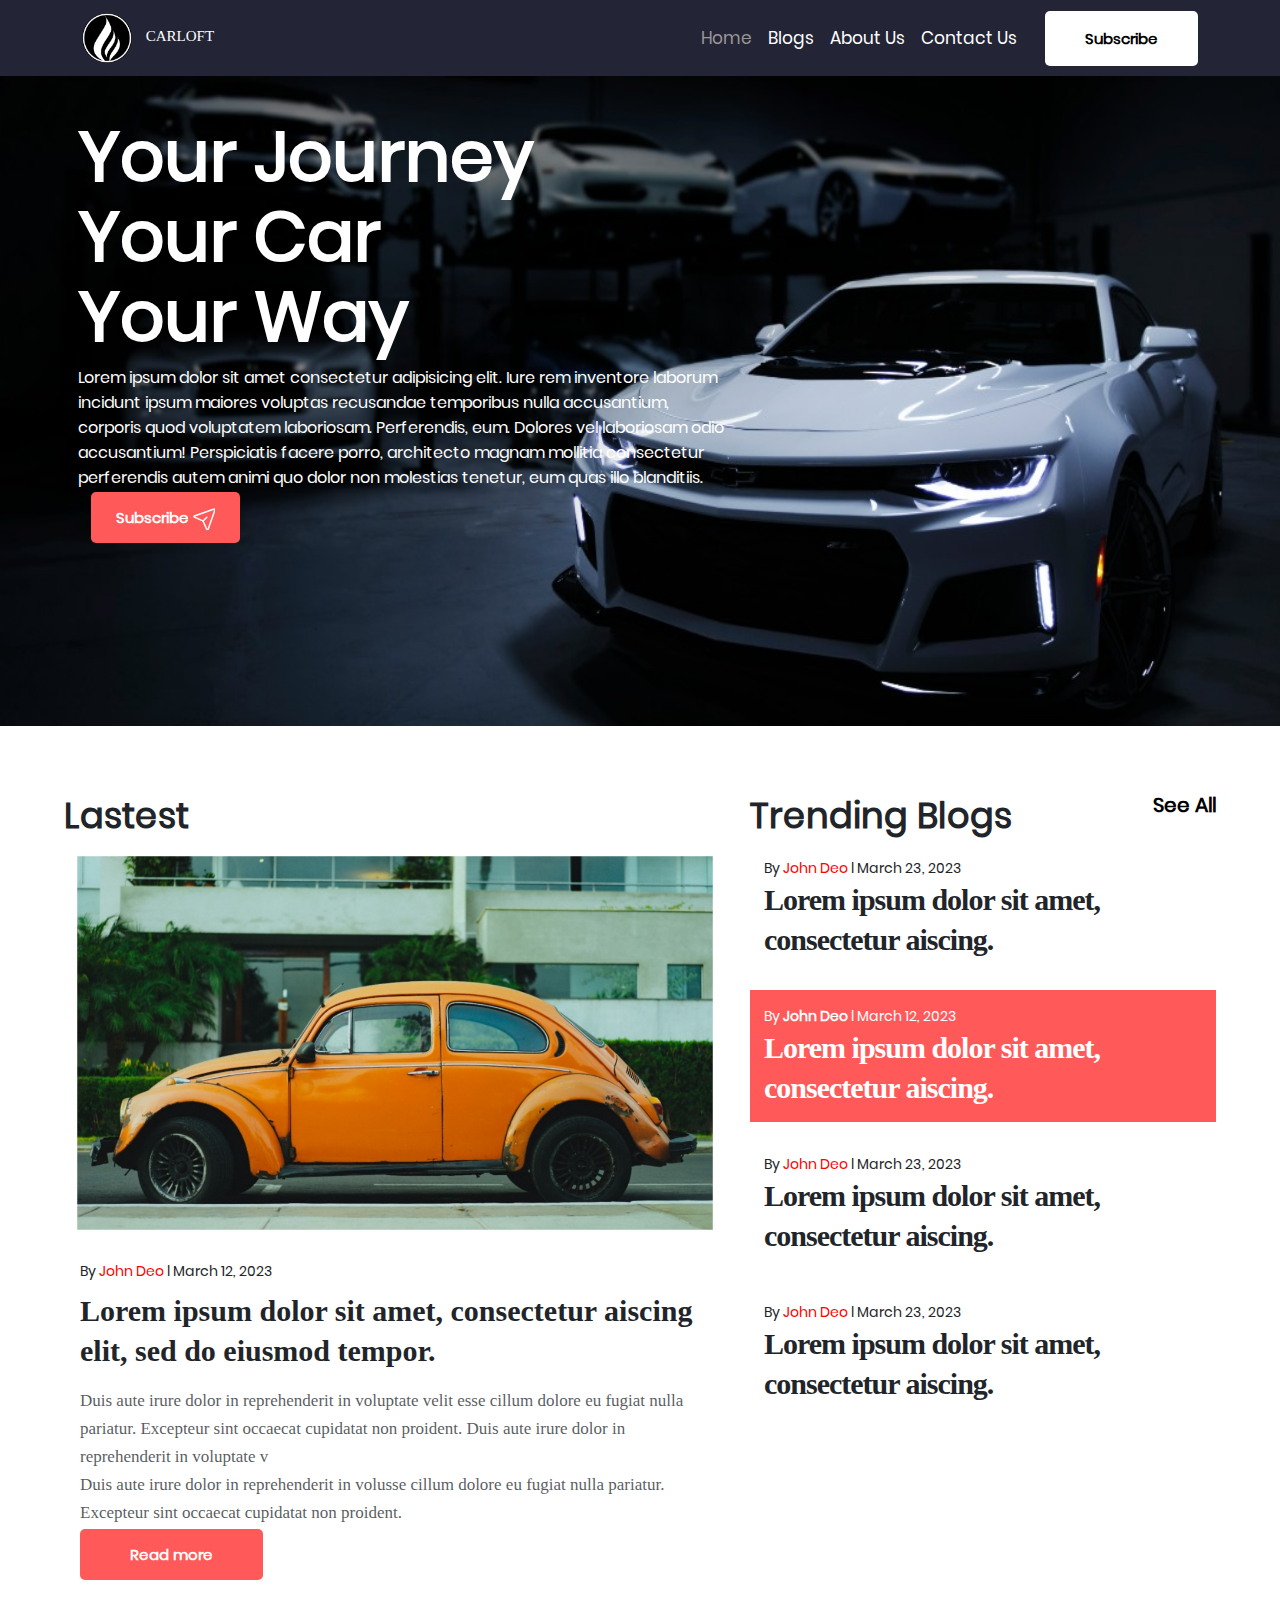
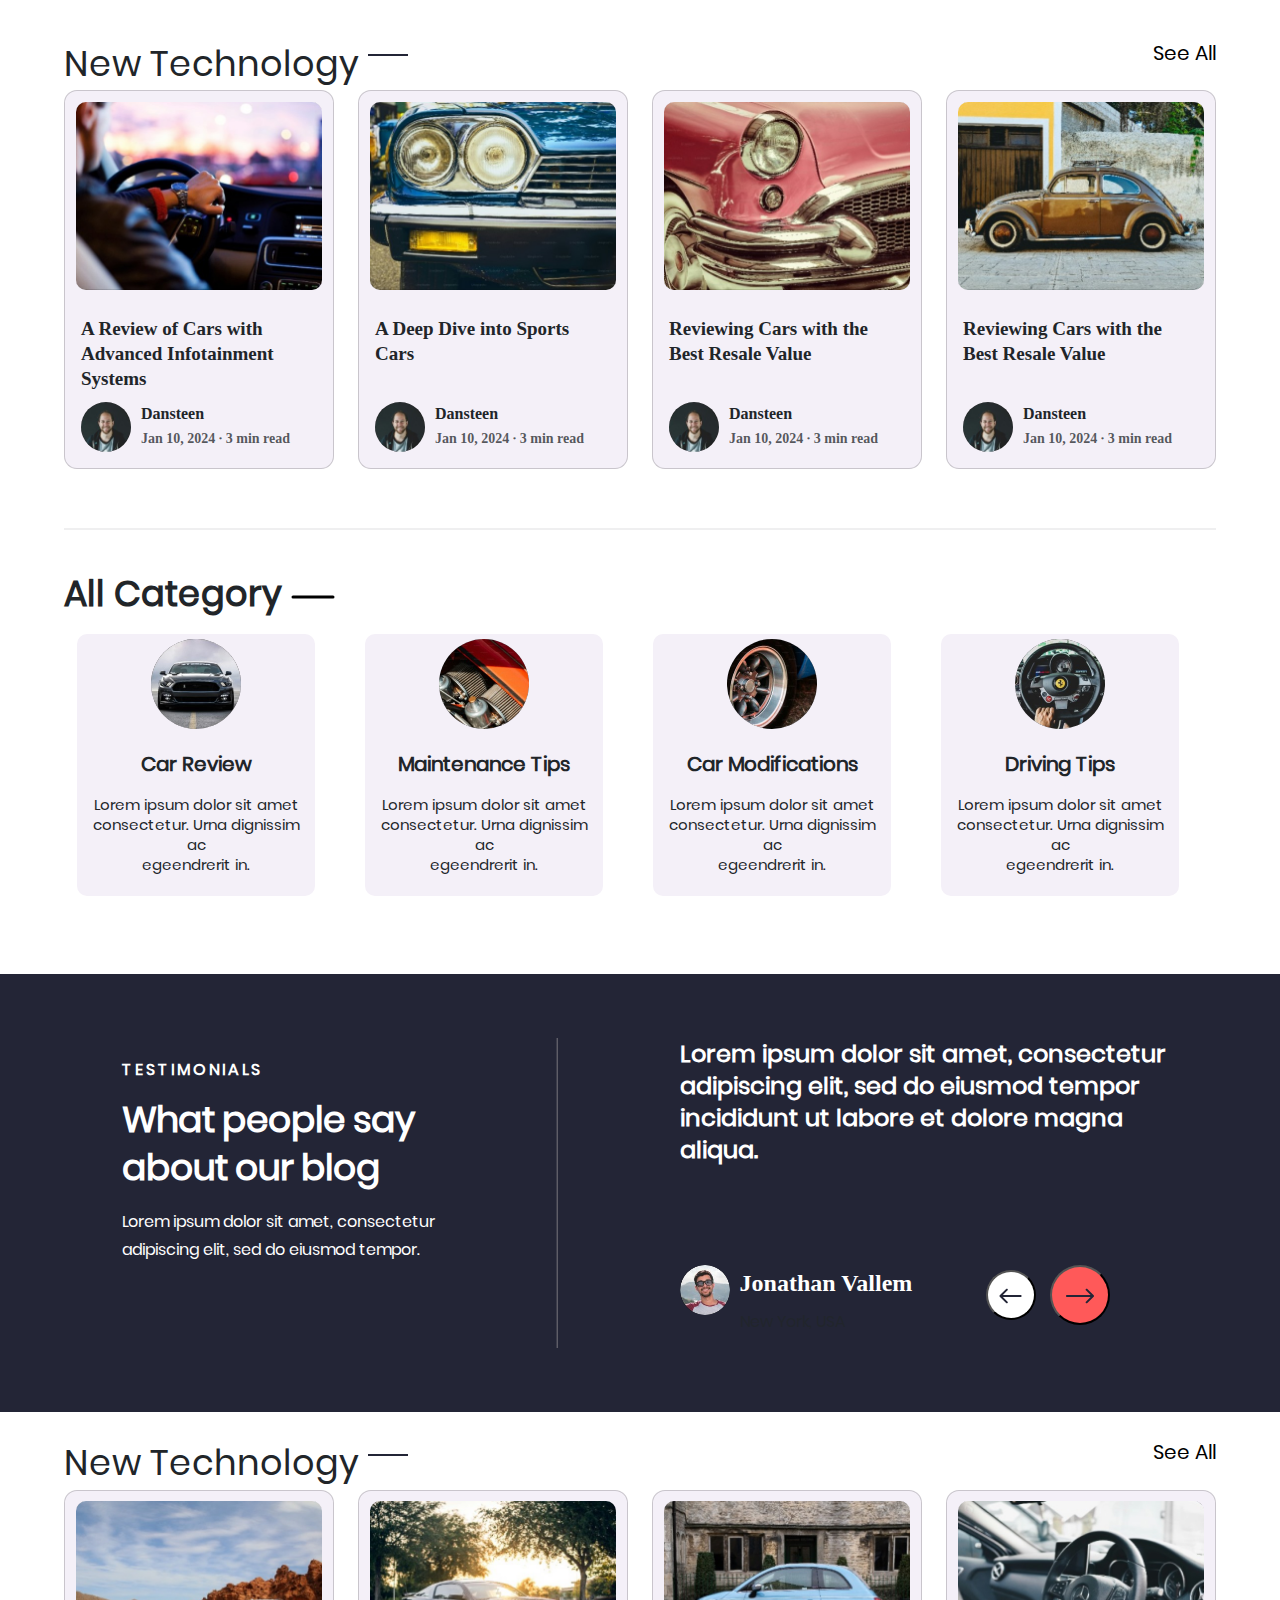
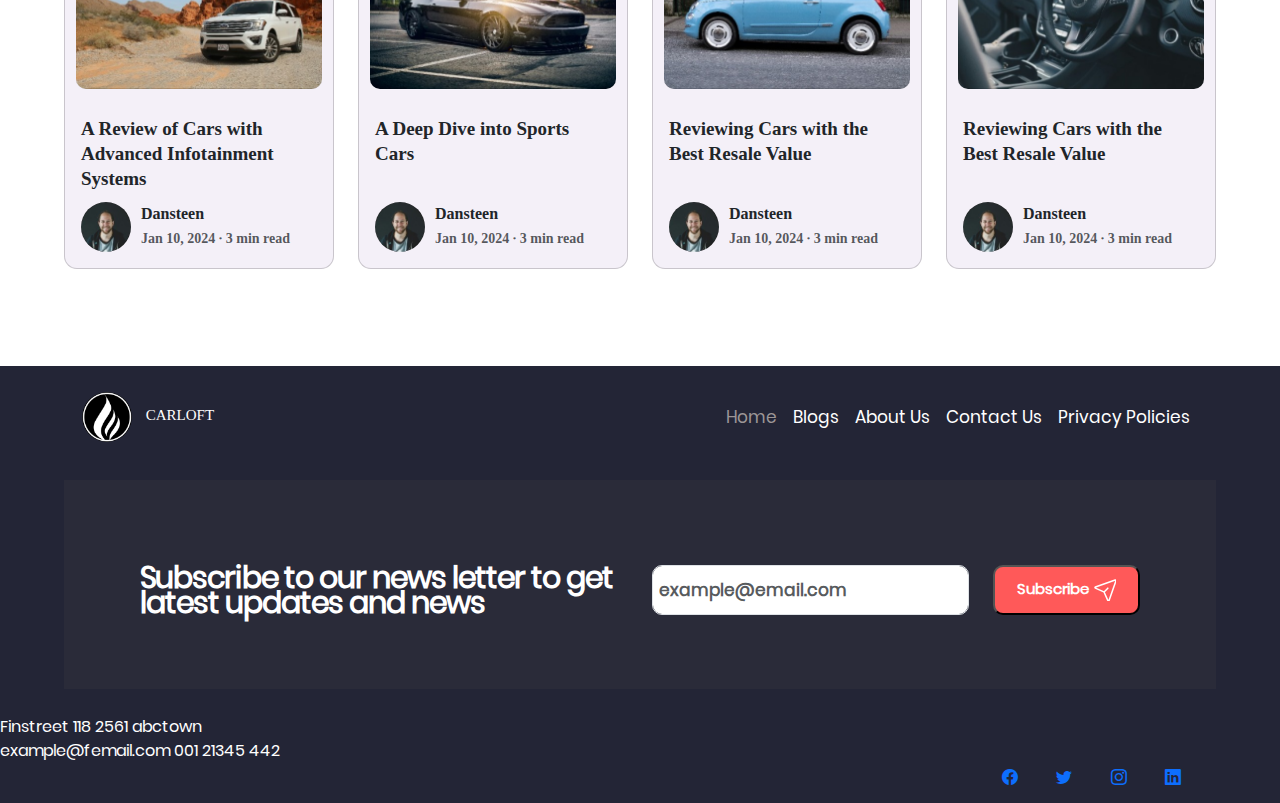
<file: index.html>
<!DOCTYPE html>
<html lang="en">
  <head>
    <meta charset="UTF-8" />
    <meta name="viewport" content="width=device-width, initial-scale=1.0" />
    <title>Car blog</title>
    <link
      href="https://cdn.jsdelivr.net/npm/bootstrap@5.3.3/dist/css/bootstrap.min.css"
      rel="stylesheet"
      integrity="sha384-QWTKZyjpPEjISv5WaRU9OFeRpok6YctnYmDr5pNlyT2bRjXh0JMhjY6hW+ALEwIH"
      crossorigin="anonymous"
    />
    <link
      rel="stylesheet"
      href="https://cdn.jsdelivr.net/npm/bootstrap-icons@1.11.3/font/bootstrap-icons.min.css"
    />
    <link rel="stylesheet" href="Css/style.css" />
  </head>
  <body>
    <!-- header -->

    <section class="navigation">
      <nav class="navbar navbar-expand-md navbar-light header">
        <div class="container">
          <a
            class="navbar-brand logo-name"
            style="color: white"
            href="index.html"
            ><img
              src="img/car logo.webp"
              alt="logo"
              class="img-responsive img-circle logo"
            />
            CARLOFT</a
          >

          <button
            class="navbar-toggler"
            data-bs-toggle="collapse"
            data-bs-target="#navbarCollapse"
            style="background-color: #484b66"
            href=""
          >
            <span class="navbar-toggler-icon"></span>
          </button>

          <div
            class="collapse navbar-collapse justify-content-end"
            id="navbarCollapse"
          >
            <ul class="navbar-nav">
              <li class="nav-item">
                <a
                  href="index.html"
                  class="nav-link active"
                  style="color: rgb(156, 150, 150)"
                  >Home</a
                >
              </li>
              <li class="nav-item">
                <a href="Blog.html" class="nav-link" style="color: white"
                  >Blogs</a
                >
              </li>
              <li class="nav-item">
                <a href="#" class="nav-link" style="color: white">About Us</a>
              </li>
              <li class="nav-item">
                <a href="#" class="nav-link" style="color: white">Contact Us</a>
              </li>
            </ul>
            <div>
              <a class="subscribe-btn" type="submit" href="#subscribe"
                >Subscribe</a
              >
            </div>
          </div>
        </div>
      </nav>
    </section>

    <!-- The first showcase -->
    <div class="card text-white" style="border: 0px">
      <img
        src="img/car bg index1.jpg"
        alt="first-image"
        class="img-responsive car-img"
      />
      <div class="card-img-overlay">
        <p class="card-title car-title display-1" style="font-weight: 700">
          Your Journey <br />Your Car <br />Your Way
        </p>
        <p class="car-text fs-6">
          Lorem ipsum dolor sit amet consectetur adipisicing elit. Iure rem
          inventore laborum incidunt ipsum maiores voluptas recusandae
          temporibus nulla accusantium, corporis quod voluptatem laboriosam.
          Perferendis, eum. Dolores vel laboriosam odio accusantium!
          Perspiciatis facere porro, architecto magnam mollitia consectetur
          perferendis autem animi quo dolor non molestias tenetur, eum quas illo
          blanditiis.
        </p>
        <a class="sub-btn bttn" href="#subscribe">
          Subscribe
          <svg
            width="22"
            height="22"
            viewBox="0 0 22 22"
            fill="none"
            xmlns="http://www.w3.org/2000/svg"
          >
            <path
              d="M13.8357 9.16798L10.335 12.6687M21.1732 1.03586C21.2839 0.997649 21.4031 0.991361 21.5173 1.01771C21.6314 1.04407 21.7358 1.102 21.8186 1.18488C21.9013 1.26777 21.9591 1.37227 21.9853 1.48644C22.0115 1.60061 22.005 1.71985 21.9666 1.83052L15.0539 21.5861C15.0126 21.7042 14.9367 21.8072 14.8361 21.8816C14.7355 21.956 14.6149 21.9985 14.4898 22.0035C14.3648 22.0086 14.2412 21.9759 14.1349 21.9098C14.0287 21.8437 13.9448 21.7472 13.894 21.6328L10.1378 13.1821C10.075 13.0413 9.9624 12.9286 9.82156 12.8659L1.37087 9.10847C1.25686 9.05757 1.16073 8.97364 1.09491 8.86754C1.02908 8.76145 0.996579 8.63805 1.0016 8.51329C1.00663 8.38853 1.04895 8.26815 1.1231 8.16769C1.19724 8.06723 1.29981 7.99131 1.41755 7.94974L21.1732 1.03586Z"
              stroke="white"
              stroke-width="1.5"
              stroke-linecap="round"
              stroke-linejoin="round"
            />
          </svg>
        </a>
      </div>
    </div>

    <!-- second showcase -->
    <div id="blog">
      <div class="row">
        <div class="card mb-3 col-xs-12 col-lg-7" style="border: none">
          <div class="lastest-title">Lastest</div>
          <img
            src="img/lastest.jpg"
            class="card-img-top sec-image"
            alt="lastest-image"
          />
          <div class="card-body">
            <p class="card-title" style="max-width: 200px">
              <small>
                <span style="font-weight: 500">By</span>
                <span style="color: red">John Deo</span> l March 12, 2023
              </small>
            </p>
            <p class="card-text blog-card-title">
              Lorem ipsum dolor sit amet, consectetur aiscing elit, sed do
              eiusmod tempor.
            </p>
            <p class="card-text">
              <small class="text-muted blog-card-text"
                >Duis aute irure dolor in reprehenderit in voluptate velit esse
                cillum dolore eu fugiat nulla pariatur. Excepteur sint occaecat
                cupidatat non proident. Duis aute irure dolor in reprehenderit
                in voluptate v <br />Duis aute irure dolor in reprehenderit in
                volusse cillum dolore eu fugiat nulla pariatur. Excepteur sint
                occaecat cupidatat non proident.</small
              >
            </p>
            <a class="blog-btn bttn" href="blog.html">Read more</a>
          </div>
        </div>
        <div class="col-lg-5 col-xs-12 trending">
          <div class="blog-trending-title">
            Trending Blogs
            <p class="fs-5 see-all">
              <a
                href="All-Post.html"
                style="text-decoration: none; color: black"
                >See All</a
              >
            </p>
          </div>
          <div class="trending-blog">
            <div class="mb-3 trending-blog-body hover-link">
              <div class="card-body">
                <p class="card-title">
                  <small>
                    <span style="font-weight: 500">By</span>
                    <span style="color: red">John Deo</span> l March 23, 2023
                  </small>
                </p>
                <p
                  class="card-text blog-card-title"
                  style="font-size: 30px; letter-spacing: -1px"
                >
                  Lorem ipsum dolor sit amet, consectetur aiscing.
                </p>
              </div>
            </div>
            <div class="mb-3 trending-blog-body hover-link-active">
              <div class="card-body">
                <p class="card-title">
                  <small>
                    <span style="font-weight: 500">By</span>
                    <span style="font-weight: 700">John Deo</span> l March 12,
                    2023
                  </small>
                </p>
                <p
                  class="card-text blog-card-title"
                  style="font-size: 30px; letter-spacing: -1px"
                >
                  Lorem ipsum dolor sit amet, consectetur aiscing.
                </p>
              </div>
            </div>
            <div class="mb-3 trending-blog-body hover-link">
              <div class="card-body">
                <p class="card-title">
                  <small>
                    <span style="font-weight: 500">By</span>
                    <span style="color: red">John Deo</span> l March 23, 2023
                  </small>
                </p>
                <p
                  class="card-text blog-card-title"
                  style="font-size: 30px; letter-spacing: -1px"
                >
                  Lorem ipsum dolor sit amet, consectetur aiscing.
                </p>
              </div>
            </div>
            <div class="mb-3 trending-blog-body hover-link">
              <div class="card-body">
                <p class="card-title">
                  <small>
                    <span style="font-weight: 500">By</span>
                    <span style="color: red">John Deo</span> l March 23, 2023
                  </small>
                </p>
                <p
                  class="card-text blog-card-title"
                  style="font-size: 30px; letter-spacing: -1px"
                >
                  Lorem ipsum dolor sit amet, consectetur aiscing.
                </p>
              </div>
            </div>
          </div>
        </div>
      </div>
    </div>

    <!-- third showcase -->

    <div class="third-blog">
      <div class="third-blog-title blog-trending-title">
        New Technology
        <sup
          ><svg
            width="40"
            height="2"
            viewBox="0 0 40 2"
            fill="none"
            xmlns="http://www.w3.org/2000/svg"
          >
            <line y1="1" x2="40" y2="1" stroke="#232536" stroke-width="2" />
          </svg>
        </sup>
        <p class="fs-5 see-all">
          <a href="All-Post.html" style="text-decoration: none; color: black"
            >See All</a
          >
        </p>
      </div>
      <div class="row">
        <div class="col-lg-3 col-sm-6">
          <div class="card new-tech">
            <div class="tech-img-container">
              <img
                src="img/first-blog-image.jpg"
                class="card-img-top tech-img"
                alt="..."
              />
            </div>
            <div class="card-body">
              <p class="tech-review">
                A Review of Cars with Advanced Infotainment Systems
              </p>
              <img src="img/profile-image.jpg" class="profile-img" alt="" />
              <p class="profile-name">
                Dansteen <br />
                <small class="text-muted">Jan 10, 2024 ∙ 3 min read</small>
              </p>
            </div>
          </div>
        </div>
        <div class="col-lg-3 col-sm-6">
          <div class="card new-tech">
            <div class="tech-img-container">
              <img
                src="img/second-blog-image.jpg"
                class="card-img-top tech-img"
                alt="..."
              />
            </div>
            <div class="card-body">
              <p class="tech-review">A Deep Dive into Sports Cars</p>
              <img src="img/profile-image.jpg" class="profile-img" alt="" />
              <p class="profile-name">
                Dansteen <br />
                <small class="text-muted">Jan 10, 2024 ∙ 3 min read</small>
              </p>
            </div>
          </div>
        </div>
        <div class="col-lg-3 col-sm-6">
          <div class="card new-tech">
            <div class="tech-img-container">
              <img
                src="img/third-blog-image.jpg"
                class="card-img-top tech-img"
                alt="..."
              />
            </div>
            <div class="card-body">
              <p class="tech-review">
                Reviewing Cars with the Best Resale Value
              </p>
              <img src="img/profile-image.jpg" class="profile-img" alt="" />
              <p class="profile-name">
                Dansteen <br />
                <small class="text-muted">Jan 10, 2024 ∙ 3 min read</small>
              </p>
            </div>
          </div>
        </div>
        <div class="col-lg-3 col-sm-6">
          <div class="card new-tech">
            <div class="tech-img-container">
              <img
                src="img/fourth-blog-image.jpg"
                class="card-img-top tech-img"
                alt="..."
              />
            </div>
            <div class="card-body">
              <p class="tech-review">
                Reviewing Cars with the Best Resale Value
              </p>
              <img src="img/profile-image.jpg" class="profile-img" alt="" />
              <p class="profile-name">
                Dansteen <br />
                <small class="text-muted">Jan 10, 2024 ∙ 3 min read</small>
              </p>
            </div>
          </div>
        </div>
      </div>
    </div>

    <hr style="border: 1px solid #2325364d; margin: 0% 5%" />

    <!-- fourth showcase BLOG -->

    <div class="catergory-blog">
      <div class="blog-trending-title">
        All Category
        <svg
          width="44"
          height="4"
          viewBox="0 0 44 4"
          fill="none"
          xmlns="http://www.w3.org/2000/svg"
        >
          <path
            d="M2 2H42"
            stroke="black"
            stroke-width="3"
            stroke-linecap="round"
          />
        </svg>
      </div>
      <div class="row text-center catergory-list-items">
        <div class="col-xs-12 col-sm-6 col-lg-3">
          <div class="catergory-list">
            <img
              src="img/catergory-first-image.jpg"
              alt="..."
              class="center-block img-responsive catergory-list-image"
            />
            <p class="lead catergory-list-title">Car Review</p>
            <p class="catergory-list-text">
              Lorem ipsum dolor sit amet <br />consectetur. Urna dignissim ac
              <br />egeendrerit in.
            </p>
          </div>
        </div>
        <div class="col-xs-12 col-sm-6 col-lg-3">
          <div class="catergory-list">
            <img
              src="img/catergory-second-image.jpg"
              alt="..."
              class="center-block img-responsive catergory-list-image"
            />
            <p class="lead catergory-list-title">Maintenance Tips</p>
            <p class="catergory-list-text">
              Lorem ipsum dolor sit amet <br />consectetur. Urna dignissim ac
              <br />egeendrerit in.
            </p>
          </div>
        </div>
        <div class="col-xs-12 col-sm-6 col-lg-3">
          <div class="catergory-list">
            <img
              src="img/catergory-third-image.jpg"
              alt="..."
              class="center-block img-responsive catergory-list-image"
            />
            <p class="lead catergory-list-title">Car Modifications</p>
            <p class="catergory-list-text">
              Lorem ipsum dolor sit amet <br />consectetur. Urna dignissim ac
              <br />egeendrerit in.
            </p>
          </div>
        </div>
        <div class="col-xs-12 col-sm-6 col-lg-3">
          <div class="catergory-list">
            <img
              src="img/catergory-fourth-image.jpg"
              alt="..."
              class="center-block img-responsive catergory-list-image"
            />
            <p class="lead catergory-list-title">Driving Tips</p>
            <p class="catergory-list-text">
              Lorem ipsum dolor sit amet <br />consectetur. Urna dignissim ac
              <br />egeendrerit in.
            </p>
          </div>
        </div>
      </div>
    </div>

    <!-- fifth showcase BLOG -->

    <div class="row testimonial-blog">
      <div class="col-md-5 col-xs-12">
        <div class="testimonial-blog-text">
          <p class="testimonial-title">TESTIMONIALS</p>
          <p class="testimonial-subtitle">What people say about our blog</p>
          <p class="testimonial-text">
            Lorem ipsum dolor sit amet, consectetur adipiscing elit, sed do
            eiusmod tempor.
          </p>
        </div>
      </div>
      <div class="col-md-1 col-xs-12">
        <svg
          width="2"
          height="310"
          viewBox="0 0 2 310"
          fill="none"
          xmlns="http://www.w3.org/2000/svg"
          class="d-none d-md-block d-xs-none"
        >
          <line
            opacity="0.4"
            x1="1.19873"
            y1="2.37096e-08"
            x2="1.19872"
            y2="310"
            stroke="#FBF6EA"
          />
        </svg>
        <hr
          class="d-block d-md-none"
          style="width: 100%; margin-bottom: 10%; height: 2px"
        />
      </div>
      <div class="col-md-6 col-xs-12">
        <div class="testimonial-profile">
          <p class="testimonial-sub-text">
            Lorem ipsum dolor sit amet, consectetur adipiscing elit, sed do
            eiusmod tempor incididunt ut labore et dolore magna aliqua.
          </p>

          <div class="" style="display: flex; width: 100%">
            <div style="flex-grow: 6">
              <img
                src="img/second-profile-image.jpg"
                class="profile-img"
                alt=""
              />
              <p class="profile-name" style="font-size: 24px; font-weight: 700">
                Jonathan Vallem <br />
                <small
                  class="text-muted"
                  style="
                    font-family: Poppins;
                    font-size: 16px;
                    font-weight: 400;
                    line-height: 28px;
                    text-align: left;
                  "
                  >New York, USA</small
                >
              </p>
            </div>
            <div class="arrows" style="flex-grow: 3">
              <button class="arrow-left">
                <svg
                  width="23"
                  height="16"
                  viewBox="0 0 23 16"
                  fill="none"
                  xmlns="http://www.w3.org/2000/svg"
                >
                  <path
                    d="M21.6045 9C22.1568 9 22.6045 8.55228 22.6045 8C22.6045 7.44772 22.1568 7 21.6045 7L21.6045 9ZM0.768353 7.29289C0.377829 7.68342 0.377829 8.31658 0.768352 8.7071L7.13231 15.0711C7.52284 15.4616 8.156 15.4616 8.54653 15.0711C8.93705 14.6805 8.93705 14.0474 8.54653 13.6569L2.88967 8L8.54653 2.34314C8.93705 1.95262 8.93705 1.31946 8.54653 0.928931C8.156 0.538407 7.52284 0.538406 7.13232 0.928931L0.768353 7.29289ZM21.6045 7L1.47546 7L1.47546 9L21.6045 9L21.6045 7Z"
                    fill="#232536"
                  />
                </svg>
              </button>
              <button class="arrow-right">
                <svg
                  width="28"
                  height="16"
                  viewBox="0 0 28 16"
                  fill="none"
                  xmlns="http://www.w3.org/2000/svg"
                >
                  <path
                    d="M1 7C0.447715 7 0 7.44772 0 8C0 8.55228 0.447715 9 1 9V7ZM27.7071 8.70711C28.0976 8.31658 28.0976 7.68342 27.7071 7.29289L21.3431 0.928932C20.9526 0.538408 20.3195 0.538408 19.9289 0.928932C19.5384 1.31946 19.5384 1.95262 19.9289 2.34315L25.5858 8L19.9289 13.6569C19.5384 14.0474 19.5384 14.6805 19.9289 15.0711C20.3195 15.4616 20.9526 15.4616 21.3431 15.0711L27.7071 8.70711ZM1 9H27V7H1V9Z"
                    fill="#232536"
                  />
                </svg>
              </button>
            </div>
          </div>
        </div>
      </div>
    </div>

    <!-- sixth showcase BLOG -->

    <div class="third-blog">
      <div class="third-blog-title blog-trending-title">
        New Technology
        <sup
          ><svg
            width="40"
            height="2"
            viewBox="0 0 40 2"
            fill="none"
            xmlns="http://www.w3.org/2000/svg"
          >
            <line y1="1" x2="40" y2="1" stroke="#232536" stroke-width="2" />
          </svg>
        </sup>
        <p class="fs-5 see-all">
          <a href="blog.html" style="text-decoration: none; color: black"
            >See All</a
          >
        </p>
      </div>
      <div class="row">
        <div class="col-lg-3 col-sm-6">
          <div class="card new-tech">
            <div class="tech-img-container">
              <img
                src="img/fifth-image.jpg"
                class="card-img-top tech-img"
                alt="..."
              />
            </div>
            <div class="card-body">
              <p class="tech-review">
                A Review of Cars with Advanced Infotainment Systems
              </p>
              <img src="img/profile-image.jpg" class="profile-img" alt="" />
              <p class="profile-name">
                Dansteen <br />
                <small class="text-muted">Jan 10, 2024 ∙ 3 min read</small>
              </p>
            </div>
          </div>
        </div>
        <div class="col-lg-3 col-sm-6">
          <div class="card new-tech">
            <div class="tech-img-container">
              <img
                src="img/sixth-image.jpg"
                class="card-img-top tech-img"
                alt="..."
              />
            </div>
            <div class="card-body">
              <p class="tech-review">A Deep Dive into Sports Cars</p>
              <img src="img/profile-image.jpg" class="profile-img" alt="" />
              <p class="profile-name">
                Dansteen <br />
                <small class="text-muted">Jan 10, 2024 ∙ 3 min read</small>
              </p>
            </div>
          </div>
        </div>
        <div class="col-lg-3 col-sm-6">
          <div class="card new-tech">
            <div class="tech-img-container">
              <img
                src="img/seventh-image.jpg"
                class="card-img-top tech-img"
                alt="..."
              />
            </div>
            <div class="card-body">
              <p class="tech-review">
                Reviewing Cars with the Best Resale Value
              </p>
              <img src="img/profile-image.jpg" class="profile-img" alt="" />
              <p class="profile-name">
                Dansteen <br />
                <small class="text-muted">Jan 10, 2024 ∙ 3 min read</small>
              </p>
            </div>
          </div>
        </div>
        <div class="col-lg-3 col-sm-6">
          <div class="card new-tech">
            <div class="tech-img-container">
              <img
                src="img/eighth-image.jpg"
                class="card-img-top tech-img"
                alt="..."
              />
            </div>
            <div class="card-body">
              <p class="tech-review">
                Reviewing Cars with the Best Resale Value
              </p>
              <img src="img/profile-image.jpg" class="profile-img" alt="" />
              <p class="profile-name">
                Dansteen <br />
                <small class="text-muted">Jan 10, 2024 ∙ 3 min read</small>
              </p>
            </div>
          </div>
        </div>
      </div>
    </div>

    <!-- footer section -->

    <div class="footer">
      <div>
        <nav class="navbar navbar-expand-md navbar-light">
          <div class="container">
            <a
              class="navbar-brand logo-name"
              style="color: white"
              href="index.html"
              ><img
                src="img/car logo.webp"
                alt="logo"
                class="img-responsive img-circle logo"
              />
              CARLOFT</a
            >

            <a
              class="navbar-toggler"
              data-bs-toggle="collapse"
              data-bs-target="#navbarCollapse"
              style="
                border: none;
                color: #7f8196;
                font-weight: 200;
                font-size: 17px;
                cursor: pointer;
              "
            >
              Site Map
            </a>

            <div
              class="collapse navbar-collapse justify-content-end"
              id="navbarCollapse"
            >
              <ul class="navbar-nav">
                <li class="nav-item">
                  <a
                    href="index.html"
                    class="nav-link active"
                    style="color: rgb(156, 150, 150); text-align: center"
                    >Home</a
                  >
                </li>
                <li class="nav-item">
                  <a
                    href="#blog"
                    class="nav-link"
                    style="color: white; text-align: center"
                    >Blogs</a
                  >
                </li>
                <li class="nav-item">
                  <a
                    href="#"
                    class="nav-link"
                    style="color: white; text-align: center"
                    >About Us</a
                  >
                </li>
                <li class="nav-item">
                  <a
                    href="#"
                    class="nav-link"
                    style="color: white; text-align: center"
                    >Contact Us</a
                  >
                </li>
                <li class="nav-item">
                  <a
                    href="#"
                    class="nav-link"
                    style="color: white; text-align: center"
                    >Privacy Policies</a
                  >
                </li>
              </ul>
            </div>
          </div>
        </nav>
      </div>
      <div class="subcribe-via-email text-white row" id="subscribe">
        <div class="via-email-description col-lg-6 col-xs-12">
          Subscribe to our news letter to get latest updates and news
        </div>
        <div class="via-email-form col-lg-6 col-xs-12">
          <form class="row">
            <div class="col-xs-12 col-md-8">
              <input
                type="email"
                class="form-control"
                id="exampleFormControlInput1"
                placeholder="example@email.com"
              />
            </div>
            <div class="col-xs-12 col-md-4">
              <button type="submit" class="via-sub-btn bttn">
                Subscribe
                <svg
                  width="22"
                  height="22"
                  viewBox="0 0 22 22"
                  fill="none"
                  xmlns="http://www.w3.org/2000/svg"
                >
                  <path
                    d="M13.8357 9.16798L10.335 12.6687M21.1732 1.03586C21.2839 0.997649 21.4031 0.991361 21.5173 1.01771C21.6314 1.04407 21.7358 1.102 21.8186 1.18488C21.9013 1.26777 21.9591 1.37227 21.9853 1.48644C22.0115 1.60061 22.005 1.71985 21.9666 1.83052L15.0539 21.5861C15.0126 21.7042 14.9367 21.8072 14.8361 21.8816C14.7355 21.956 14.6149 21.9985 14.4898 22.0035C14.3648 22.0086 14.2412 21.9759 14.1349 21.9098C14.0287 21.8437 13.9448 21.7472 13.894 21.6328L10.1378 13.1821C10.075 13.0413 9.9624 12.9286 9.82156 12.8659L1.37087 9.10847C1.25686 9.05757 1.16073 8.97364 1.09491 8.86754C1.02908 8.76145 0.996579 8.63805 1.0016 8.51329C1.00663 8.38853 1.04895 8.26815 1.1231 8.16769C1.19724 8.06723 1.29981 7.99131 1.41755 7.94974L21.1732 1.03586Z"
                    stroke="white"
                    stroke-width="1.5"
                    stroke-linecap="round"
                    stroke-linejoin="round"
                  />
                </svg>
              </button>
            </div>
          </form>
        </div>
      </div>
      <div class="socialmedia-link-address text-white">
        <p class="address ">
          Finstreet 118 2561 abctown <br />
          example@femail.com 001 21345 442
        </p>
        <div class="socialmedia-link-container">
          <a href=""><i class="bi bi-facebook socialmedia-link"></i></a>
          <a href=""><i class="bi bi-twitter socialmedia-link"></i></a>
          <a href=""><i class="bi bi-instagram socialmedia-link"></i></a>
          <a href=""><i class="bi bi-linkedin socialmedia-link"></i></a>
        </div>
      </div>
    </div>

    <script
      src="https://code.jquery.com/jquery-3.6.0.min.js"
      integrity="sha256-/xUj+3OJU5yExlq6GSYGSHk7tPXikynS7ogEvDej/m4="
      crossorigin="anonymous"
    ></script>
    <script
      src="https://cdn.jsdelivr.net/npm/bootstrap@5.1.3/dist/js/bootstrap.min.js"
      integrity="sha384-QJHtvGhmr9XOIpI6YVutG+2QOK9T+ZnN4kzFN1RtK3zEFEIsxhlmWl5/YESvpZ13"
      crossorigin="anonymous"
    ></script>
  </body>
</html>
</file>
<file: Css/style.css>
@font-face {
  font-family: poppins;
  src: url(/img/poppins.regular\ .ttf);
}

body {
  padding: 0px;
  border: 0px;
  font-family: poppins;
}

.bttn:hover {
  outline: none;
  color: white;
  background-color: #fc3a3a;
}

.navigation {
  background-color: #232536;
}

.logo-name {
  font-family: Inter;
  font-size: 15px;
  font-weight: 400;
  text-align: left;
}

.logo {
  width: 50px;
  height: 50px;
  border-radius: 50px;
  margin-right: 10px;
}

.nav-link {
  font-family: poppins;
  font-size: 17px;
  font-weight: 400;
  line-height: 24px;
  text-align: left;
}

.subscribe-btn {
  padding: 17px 40px;
  border-radius: 5px;
  margin-left: 20px;
  font-family: poppins;
  font-size: 15px;
  font-weight: 700;
  line-height: 21px;
  background-color: white;
  text-decoration: none;
  color: black;
}

.subscribe-btn:hover {
  background-color: azure;
  font-size: 16px;
  color: black;
}

.car-img {
  min-height: 650px;
}

.car-title {
  font-weight: 700;
  margin-left: 5%;
  line-height: 80px;
  margin-top: 2%;
  font-size: 70px;
}

.car-text {
  max-width: 650px;
  font-family: poppins;
  font-size: 18px;
  font-weight: 400;
  line-height: 25px;
  text-align: left;
  margin-left: 5%;
}

.sub-btn {
  background: #ff5959;
  padding: 15px 25px;
  margin-left: 6%;
  border-radius: 5px;
  font-family: poppins;
  font-size: 15px;
  font-weight: 600;
  color: white;
  text-decoration: none;
  cursor: pointer;
}

#blog {
  padding: 5%;
  padding-bottom: 1%;
}

.lastest-title {
  font-family: poppins;
  font-size: 35px;
  font-weight: 700;
  text-align: left;
}

.sec-image {
  width: 100%;
  min-height: 350px;
  padding: 2%;
}

.blog-card-title {
  font-family: Sen;
  font-size: 30px;
  font-weight: 700;
  line-height: 40px;
  text-align: left;
}

.blog-card-text {
  font-family: Inter;
  font-size: 17px;
  font-weight: 400;
  line-height: 28px;
  text-align: left;
}

.blog-btn {
  background: #ff5959;
  text-decoration: none;
  border-radius: 5px;
  font-family: poppins;
  font-size: 15px;
  font-weight: 600;
  color: white;
  cursor: pointer;
  padding: 15px 50px;
}

.blog-trending-title {
  font-family: poppins;
  font-size: 35px;
  font-weight: 700;
  text-align: left;
}

.trending {
  text-align: left;
}

.trending-blog-body {
  padding: 3%;
  border: none;
  cursor: pointer;
}

.hover-link-active {
  background-color: #ff5959;
  color: white;
}

.hover-link:hover {
  background-color: #f4f0f8;
}

.hover-link-active:hover {
  background-color: #fa8989;
}

.see-all {
  position: absolute;
  right: 5%;
  display: inline;
}

.third-blog {
  margin: 2% 5% 3% 5%;
  padding: 0px;
}

.third-blog-title {
  font-weight: 500;
}

.new-tech {
  border-radius: 13px;
  background-color: #f4f0f8;
  margin-bottom: 20px;
  cursor: pointer;
}

.tech-img {
  width: 100%;
  border-radius: 10px;
}

.tech-img-container {
  margin: 4%;
}

.tech-review {
  max-width: 240px;
  height: 70px;
  font-family: Plus Jakarta Sans;
  font-size: 19px;
  font-weight: 700;
  line-height: 25px;
  text-align: left;
}

.profile-img {
  width: 50px;
  height: 50px;
  margin-right: 10px;
  border-radius: 25px;
  float: left;
}

.profile-name {
  height: 20px;
  font-family: Plus Jakarta Sans;
  font-size: 16px;
  font-weight: 600;
  text-align: left;
}

.catergory-blog {
  padding: 3% 5% 3% 5%;
}

.catergory-list {
  background: #f4f0f8;
  border-radius: 10px;
  padding: 2%;
  margin: 5%;
  cursor: pointer;
}

.catergory-list-image {
  width: 90px;
  border-radius: 45px;
}

.catergory-list-items {
  width: 100%;
  padding: 0px;
}

.catergory-list-title {
  font-family: Poppins;
  font-size: 20px;
  font-weight: 800;
  line-height: 30px;
  margin-top: 20px;
}

.catergory-list-text {
  font-family: Poppins;
  font-size: 15px;
  font-weight: 400;
  line-height: 20px;
  text-align: center;
}

.new-tech:hover,
.catergory-list:hover {
  background-color: #ddd3e7;
}

/* footer */
.footer {
  margin-top: 6%;
  margin-bottom: 0px;
  background-color: #232536;
  width: 100%;
  padding: 1% 0px;
}

.subcribe-via-email {
  padding: 5%;
  margin: 2% 5%;
  background: #2a2b39;
}

.via-email-description {
  font-family: Poppins;
  font-size: 30px;
  font-weight: 700;
  line-height: 25px;
  letter-spacing: -1px;
  text-align: left;
  margin-top: 2%;
  margin-bottom: 1%;
}

.via-email-form {
  margin-top: 2%;
}

.form-control {
  margin-bottom: 2%;
  height: 50px;
  font-size: 17px;
  border-radius: 10px;
  padding-left: 2%;
  font-weight: 600;
  font-family: poppins;
  width: 100%;
}

.via-sub-btn {
  background: #ff5959;
  width: 100%;
  height: 50px;
  border-radius: 10px;
  font-family: poppins;
  font-size: 15px;
  font-weight: 600;
  color: white;
  text-decoration: none;
  cursor: pointer;
}

address {
  font-family: Poppins;
  font-size: 16px;
  font-weight: 600;
  line-height: 20px;
  text-align: left;
  margin-left: 5%;
  margin-bottom: 0px;
}

.socialmedia-link-container {
  text-align: right;
  margin: -1% 5% 0% 5%;

}

.socialmedia-link {
  height: 17px;
  margin-right: 3%;
}

.testimonial-blog {
  background: #232536;
  color: white;
  padding: 5%;
  margin: 2% 0%;
}

.testimonial-blog-text {
  padding: 5% 10%;
}

.testimonial-title {
  font-family: Poppins;
  font-size: 16px;
  font-weight: 600;
  line-height: 20px;
  letter-spacing: 3px;
  height: 20px;
}

.testimonial-subtitle {
  font-family: Poppins;
  font-size: 36px;
  font-weight: 700;
  line-height: 48px;
  letter-spacing: -1px;
  text-align: left;
}

.testimonial-text {
  font-family: Poppins;
  font-size: 16px;
  font-weight: 400;
  line-height: 28px;
  text-align: left;
}

.testimonial-profile {
  padding: 0% 5% 4% 5%;
}

.testimonial-sub-text {
  font-family: Poppins;
  font-size: 24px;
  font-weight: 700;
  line-height: 32px;
  text-align: left;
  margin-bottom: 20%;
}

.arrow-left {
  width: 50px;
  height: 50px;
  border-radius: 30px;
  background-color: white;
}

.arrow-left:hover {
  background-color: #ddd3e7;
}

.arrow-right {
  width: 60px;
  height: 60px;
  border-radius: 35px;
  background: #ff5959;
  margin-left: 10px;
}

.arrow-right:hover {
  background-color: #f76666;
}

.blog-first-showcase {
  padding-left: 5%;
  padding-right: 5%;
  margin: 0%;
}

.blog-fisrt-showacase-image {
  padding: 0%;
}

.blog-first-showcase-text-title {
  font-family: Poppins;
  font-size: 45px;
  font-weight: 700;
  line-height: 72px;
  text-align: left;
}

.blog-profile {
  display: block;
  height: 50px;
}

.blog-first-showcase-sub-text {
  padding: 0% 7%;
}

.first-para-blog {
  font-family: Poppins;
  font-size: 34px;
  font-weight: 700;
  line-height: 48px;
  letter-spacing: -2px;
  text-align: left;
  margin: 2% 0%;
}

.first-blog-showcase-list {
  font-family: Poppins;
  font-size: 22px;
  font-weight: 700;
  line-height: 32px;
  text-align: left;
}

.all-post-container {
  padding: 2% 5%;
  margin-bottom: 7%;
}

.all-title {
  font-family: Poppins;
  font-size: 45px;
  font-weight: 600;
  line-height: 64px;
  letter-spacing: -2px;
  text-align: left;
}

.hr-line {
  border: 1px solid #2325364d;
  margin: 3% 0%;
}

.post-blog {
  margin-bottom: 3%;
  cursor: pointer;
}

.post-blog:hover {
  background-color: #e8f7f8;
}

.post-image {
  width: 100%;
  border-radius: 20px;
}

.post-text {
  padding: 1%;
}

.post-text-title {
  font-family: Poppins;
  font-size: 25px;
  font-weight: 900;
  line-height: 37px;
  text-align: left;
  padding-right: 20%;
  margin-bottom: 4%;
}

.post-text-profile {
  display: block;
  margin-bottom: 8%;
}

.post-text-comment {
  font-family: Poppins;
  font-size: 16px;
  font-weight: 400;
  line-height: 24px;
  text-align: left;
  padding-right: 15%;
  margin-bottom: 8%;
}

.post-text-btn {
  background: #ff5959;
  padding: 9px 35px;
  border-radius: 5px;
  font-family: poppins;
  font-size: 15px;
  font-weight: 600;
  color: white;
  text-decoration: none;
  cursor: pointer;
}
</file>
